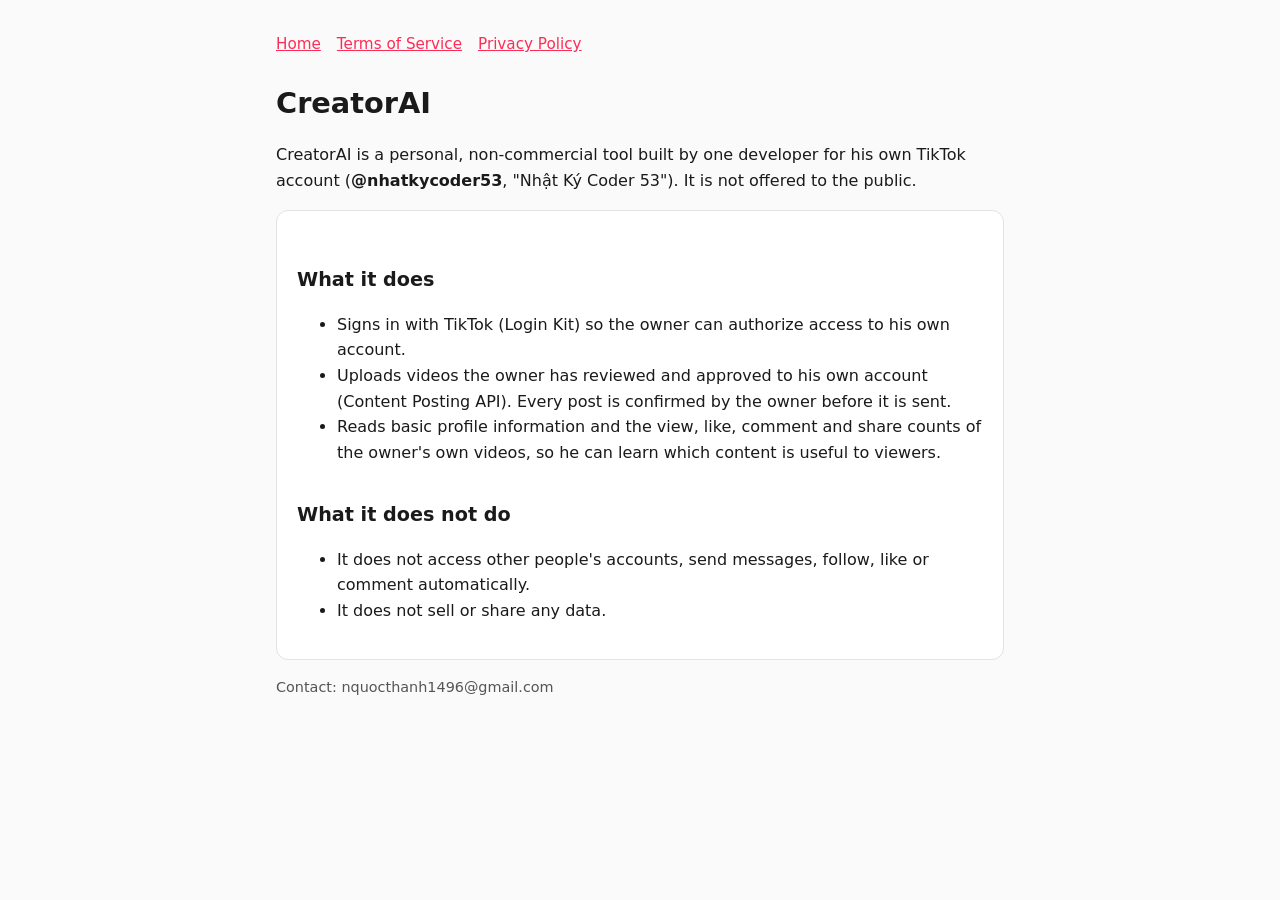
<file: index.html>
<!doctype html><html lang="en"><head><meta charset="utf-8"><meta name="viewport" content="width=device-width,initial-scale=1">
<title>CreatorAI</title><link rel="stylesheet" href="style.css"></head><body><main>
<nav><a href="index.html">Home</a><a href="terms.html">Terms of Service</a><a href="privacy.html">Privacy Policy</a></nav>
<h1>CreatorAI</h1>
<p>CreatorAI is a personal, non-commercial tool built by one developer for his own TikTok account
(<strong>@nhatkycoder53</strong>, "Nhật Ký Coder 53"). It is not offered to the public.</p>
<div class="card">
<h2>What it does</h2>
<ul>
<li>Signs in with TikTok (Login Kit) so the owner can authorize access to his own account.</li>
<li>Uploads videos the owner has reviewed and approved to his own account (Content Posting API). Every post is confirmed by the owner before it is sent.</li>
<li>Reads basic profile information and the view, like, comment and share counts of the owner's own videos, so he can learn which content is useful to viewers.</li>
</ul>
<h2>What it does not do</h2>
<ul>
<li>It does not access other people's accounts, send messages, follow, like or comment automatically.</li>
<li>It does not sell or share any data.</li>
</ul>
</div>
<p class="muted">Contact: nquocthanh1496@gmail.com</p>
</main></body></html>
</file>
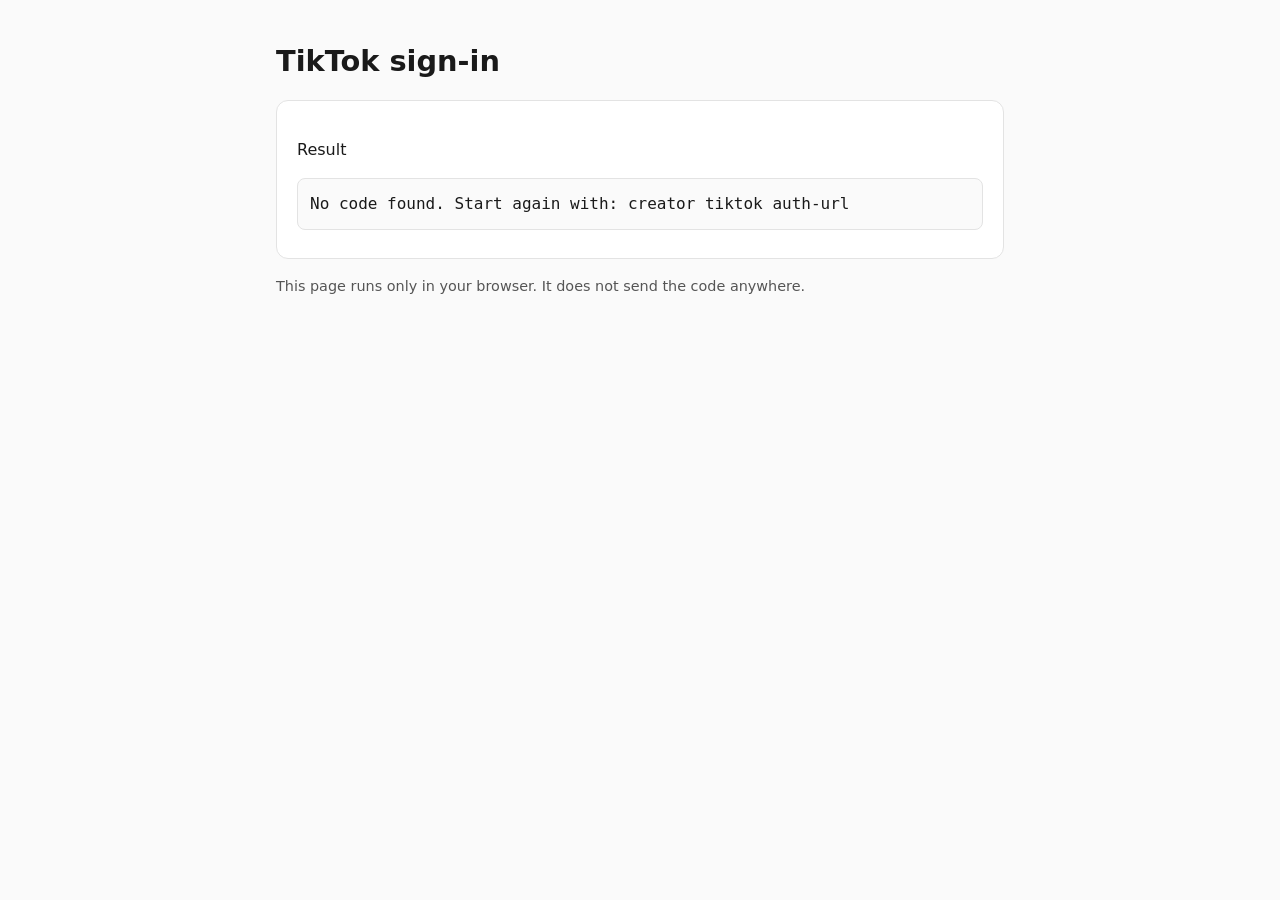
<file: callback.html>
<!doctype html><html lang="en"><head><meta charset="utf-8"><meta name="viewport" content="width=device-width,initial-scale=1">
<meta name="referrer" content="no-referrer"><meta name="robots" content="noindex">
<title>CreatorAI Sign-in</title><link rel="stylesheet" href="style.css"></head><body><main>
<h1>TikTok sign-in</h1>
<div class="card" id="box"><p>Reading result…</p></div>
<p class="muted">This page runs only in your browser. It does not send the code anywhere.</p>
<script>
(function () {
  var p = new URLSearchParams(window.location.search);
  var code = p.get("code"), state = p.get("state"), err = p.get("error");
  // Xoá query khỏi thanh địa chỉ để code không nằm lại trong lịch sử trình duyệt
  if (window.location.search) history.replaceState(null, "", window.location.pathname);
  var box = document.getElementById("box");
  box.textContent = "";
  function line(label, value) {
    var h = document.createElement("p"); h.textContent = label; box.appendChild(h);
    var c = document.createElement("span"); c.className = "code"; c.textContent = value; box.appendChild(c);
    return c;
  }
  if (err) {
    line("Error", err + (p.get("error_description") ? " — " + p.get("error_description") : ""));
    return;
  }
  if (!code) { line("Result", "No code found. Start again with: creator tiktok auth-url"); return; }
  line("state (must match the one printed by auth-url)", state || "(none)");
  line("code — paste this into: creator tiktok exchange", code);
  var b = document.createElement("button"); b.textContent = "Copy code";
  b.onclick = function () {
    navigator.clipboard.writeText(code).then(function () { b.textContent = "Copied"; });
  };
  box.appendChild(b);
})();
</script>
</main></body></html>
</file>
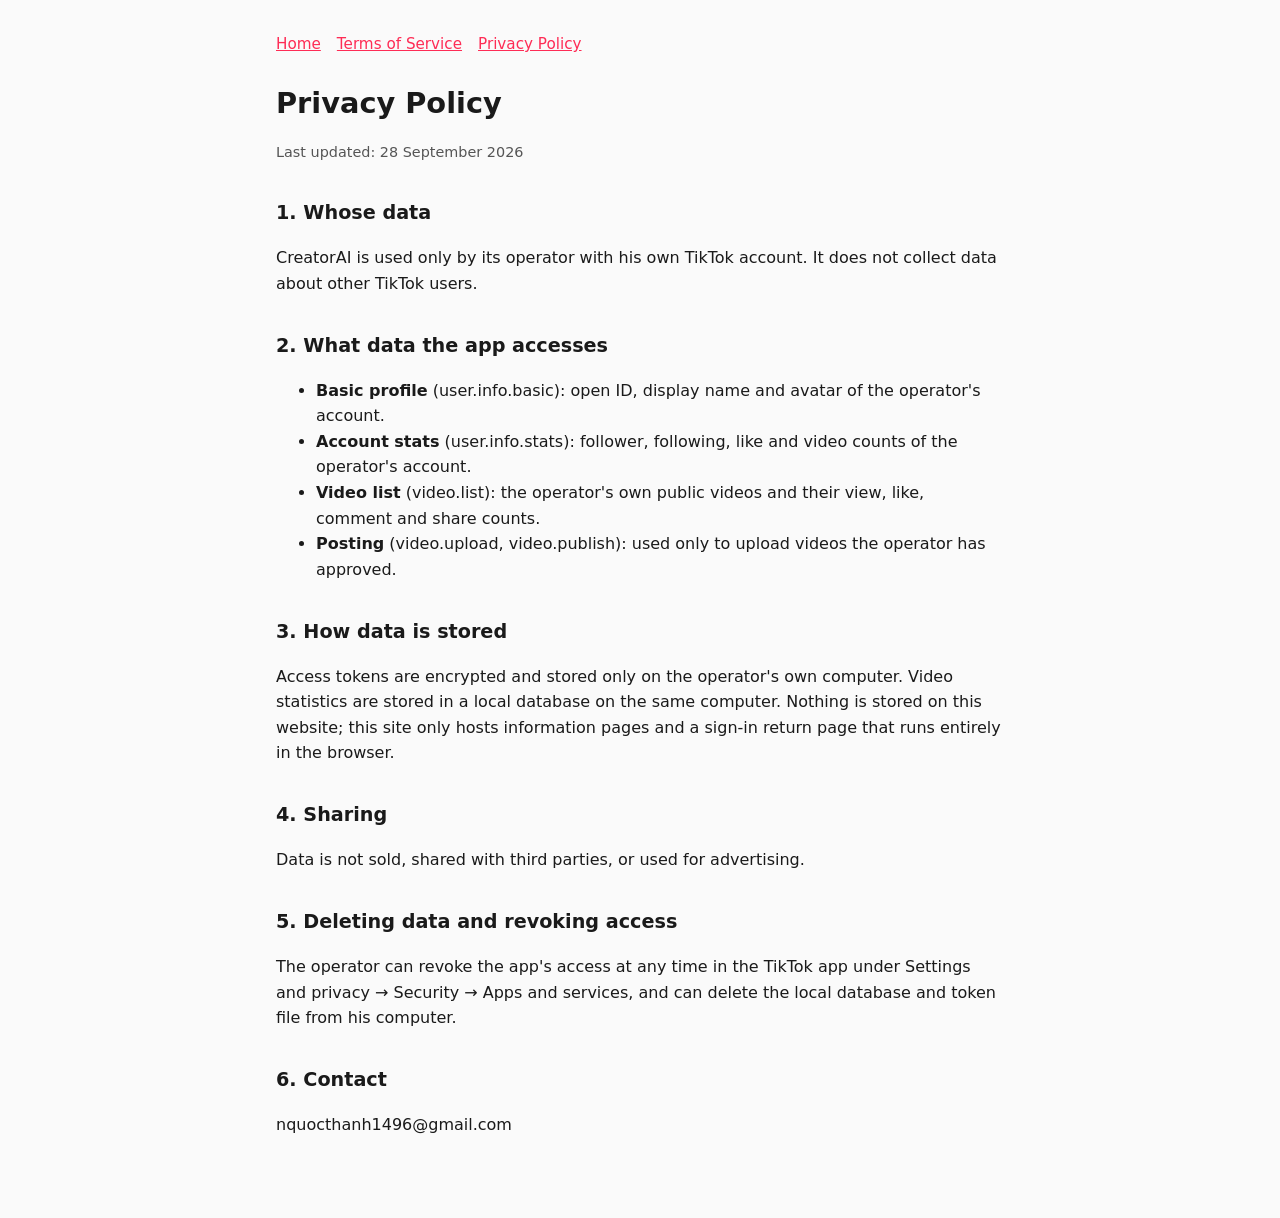
<file: privacy.html>
<!doctype html><html lang="en"><head><meta charset="utf-8"><meta name="viewport" content="width=device-width,initial-scale=1">
<title>CreatorAI Privacy</title><link rel="stylesheet" href="style.css"></head><body><main>
<nav><a href="index.html">Home</a><a href="terms.html">Terms of Service</a><a href="privacy.html">Privacy Policy</a></nav>
<h1>Privacy Policy</h1>
<p class="muted">Last updated: 28 September 2026</p>
<h2>1. Whose data</h2>
<p>CreatorAI is used only by its operator with his own TikTok account. It does not collect data about other TikTok users.</p>
<h2>2. What data the app accesses</h2>
<ul>
<li><strong>Basic profile</strong> (user.info.basic): open ID, display name and avatar of the operator's account.</li>
<li><strong>Account stats</strong> (user.info.stats): follower, following, like and video counts of the operator's account.</li>
<li><strong>Video list</strong> (video.list): the operator's own public videos and their view, like, comment and share counts.</li>
<li><strong>Posting</strong> (video.upload, video.publish): used only to upload videos the operator has approved.</li>
</ul>
<h2>3. How data is stored</h2>
<p>Access tokens are encrypted and stored only on the operator's own computer. Video statistics are stored in a local database on the same computer. Nothing is stored on this website; this site only hosts information pages and a sign-in return page that runs entirely in the browser.</p>
<h2>4. Sharing</h2>
<p>Data is not sold, shared with third parties, or used for advertising.</p>
<h2>5. Deleting data and revoking access</h2>
<p>The operator can revoke the app's access at any time in the TikTok app under Settings and privacy → Security → Apps and services, and can delete the local database and token file from his computer.</p>
<h2>6. Contact</h2>
<p>nquocthanh1496@gmail.com</p>
</main></body></html>
</file>
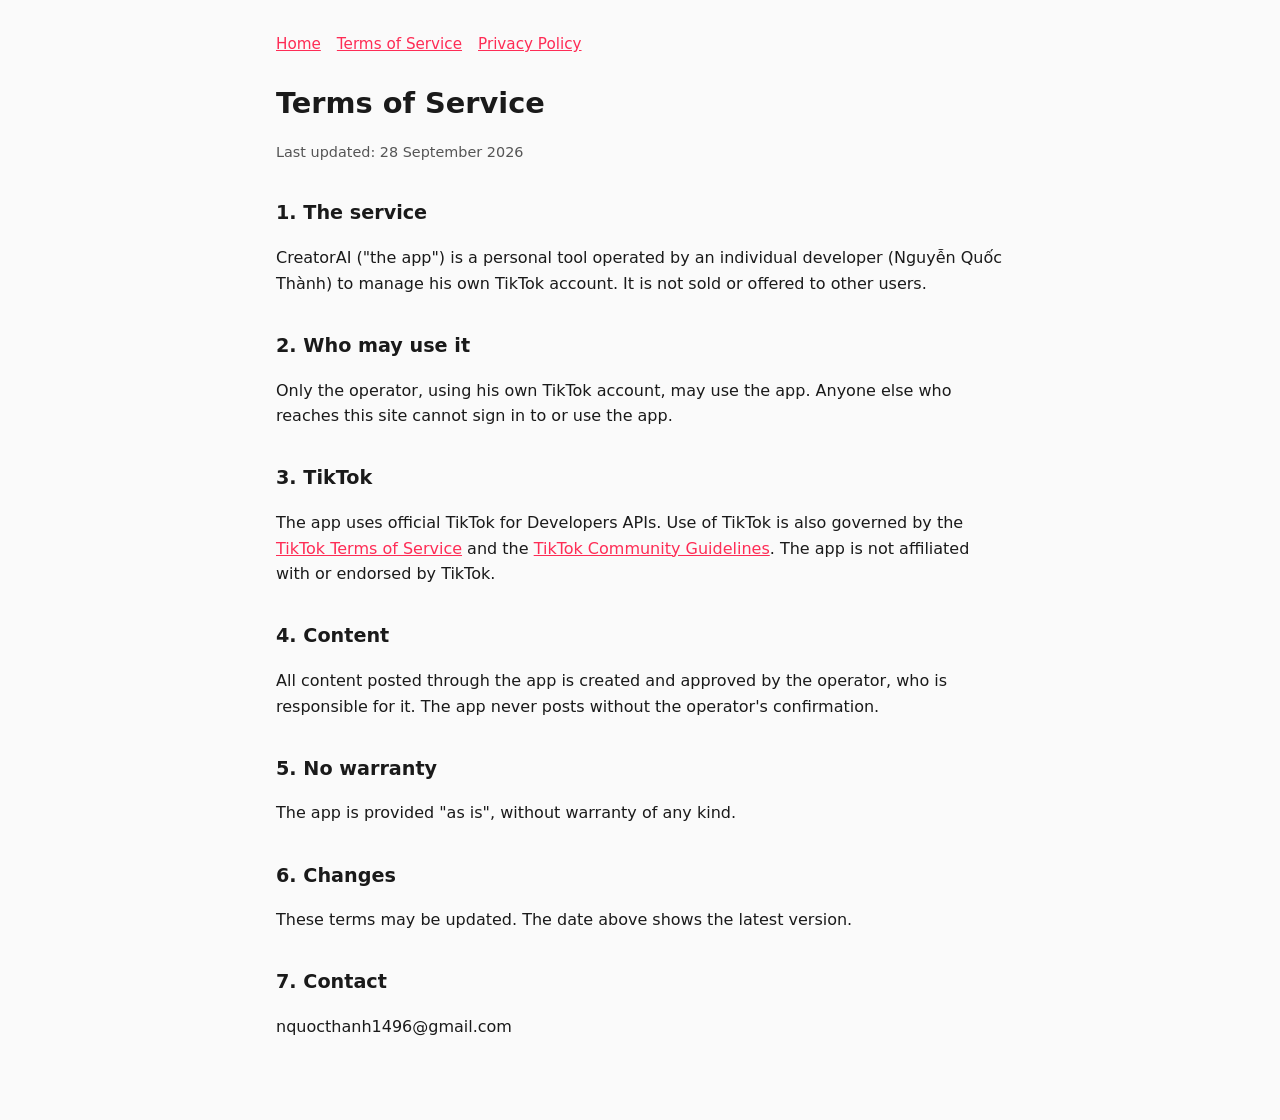
<file: terms.html>
<!doctype html><html lang="en"><head><meta charset="utf-8"><meta name="viewport" content="width=device-width,initial-scale=1">
<title>CreatorAI Terms</title><link rel="stylesheet" href="style.css"></head><body><main>
<nav><a href="index.html">Home</a><a href="terms.html">Terms of Service</a><a href="privacy.html">Privacy Policy</a></nav>
<h1>Terms of Service</h1>
<p class="muted">Last updated: 28 September 2026</p>
<h2>1. The service</h2>
<p>CreatorAI ("the app") is a personal tool operated by an individual developer (Nguyễn Quốc Thành) to manage his own TikTok account. It is not sold or offered to other users.</p>
<h2>2. Who may use it</h2>
<p>Only the operator, using his own TikTok account, may use the app. Anyone else who reaches this site cannot sign in to or use the app.</p>
<h2>3. TikTok</h2>
<p>The app uses official TikTok for Developers APIs. Use of TikTok is also governed by the <a href="https://www.tiktok.com/legal/terms-of-service">TikTok Terms of Service</a> and the <a href="https://www.tiktok.com/community-guidelines">TikTok Community Guidelines</a>. The app is not affiliated with or endorsed by TikTok.</p>
<h2>4. Content</h2>
<p>All content posted through the app is created and approved by the operator, who is responsible for it. The app never posts without the operator's confirmation.</p>
<h2>5. No warranty</h2>
<p>The app is provided "as is", without warranty of any kind.</p>
<h2>6. Changes</h2>
<p>These terms may be updated. The date above shows the latest version.</p>
<h2>7. Contact</h2>
<p>nquocthanh1496@gmail.com</p>
</main></body></html>
</file>
<file: style.css>
:root{--bg:#fafafa;--fg:#1a1a1a;--muted:#555;--card:#fff;--line:#e3e3e3;--accent:#fe2c55}
@media (prefers-color-scheme:dark){:root{--bg:#121212;--fg:#eee;--muted:#aaa;--card:#1c1c1c;--line:#333}}
*{box-sizing:border-box}
body{margin:0;background:var(--bg);color:var(--fg);font:16px/1.6 system-ui,-apple-system,"Segoe UI",Roboto,sans-serif}
main{max-width:760px;margin:0 auto;padding:32px 16px 64px}
h1{font-size:1.8rem;margin:.2em 0}h2{font-size:1.2rem;margin-top:1.8em}
a{color:var(--accent)}p,li{color:var(--fg)}.muted{color:var(--muted);font-size:.9rem}
nav{display:flex;gap:16px;flex-wrap:wrap;margin-bottom:24px;font-size:.95rem}
.card{background:var(--card);border:1px solid var(--line);border-radius:12px;padding:20px;margin:16px 0}
code,.code{font-family:ui-monospace,Consolas,monospace;word-break:break-all}
.code{display:block;background:var(--bg);border:1px solid var(--line);border-radius:8px;padding:12px;margin:8px 0}
button{background:var(--accent);color:#fff;border:0;border-radius:8px;padding:10px 18px;font-size:1rem;cursor:pointer}
</file>
